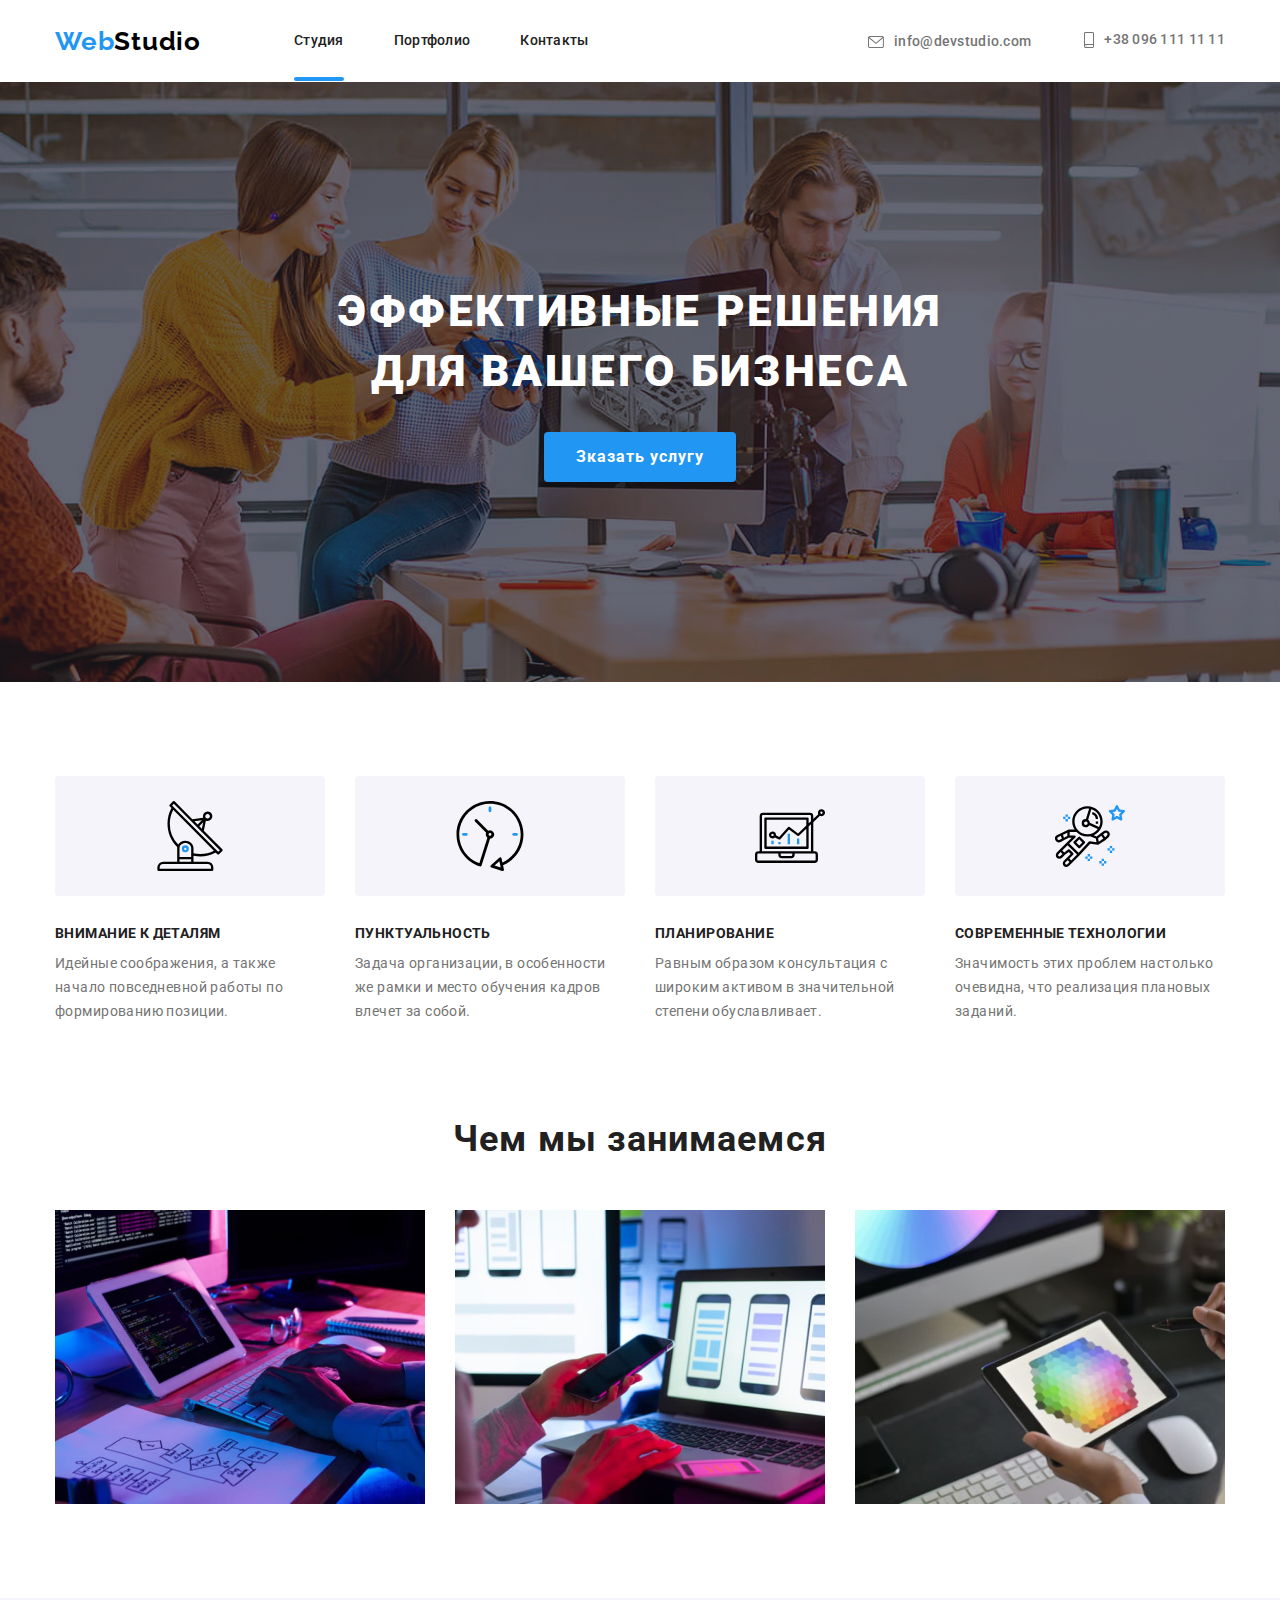
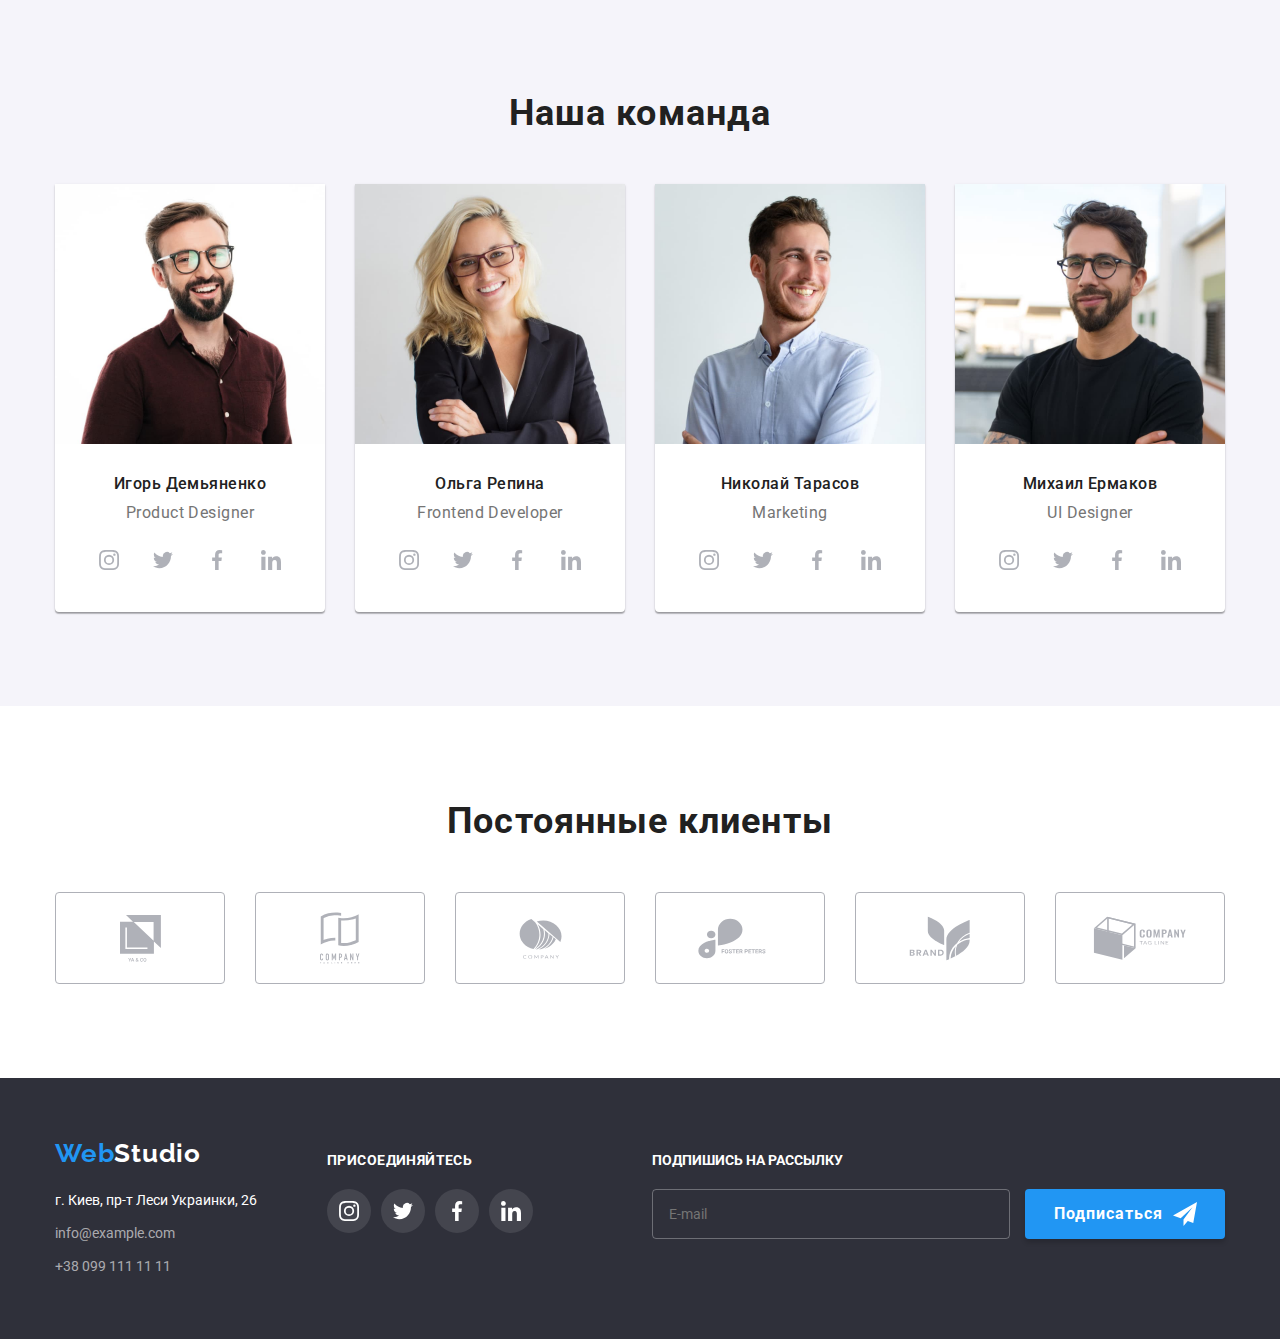
<file: index.html>
<!DOCTYPE html>
<html lang="ru">
  <head>
    <meta charset="UTF-8" />
    <meta http-equiv="X-UA-Compatible" content="IE=edge" />
    <meta name="viewport" content="width=device-width, initial-scale=1.0" />
    <title>WebStudio</title>
    <link rel="preconnect" href="https://fonts.googleapis.com" />
    <link rel="preconnect" href="https://fonts.gstatic.com" crossorigin />
    <link
      href="https://fonts.googleapis.com/css2?family=Raleway:wght@700&family=Roboto:wght@400;500;700;900&display=swap"
      rel="stylesheet"
    />
    <link
      rel="stylesheet"
      href="https://cdnjs.cloudflare.com/ajax/libs/modern-normalize/1.1.0/modern-normalize.min.css"
    />
    <!-- <link rel="stylesheet" href="./css/styles.css" /> -->
    <link rel="stylesheet" href="./css/main.min.css" />
  </head>

  <body>
    <header>
      <div class="conteiner header-conteiner">
        <a class="logo" href="./index.html" lang="en"
          >Web<span class="logo__studio">Studio</span></a
        >
        <nav class="header-nav">
          <ul class="navigation list">
            <li class="navigation__item">
              <a class="navigation__link link current" href="./index.html">Студия</a>
            </li>
            <li class="navigation__item">
              <a class="navigation__link link" href="./portfolio.html">Портфолио</a>
            </li>
            <li class="navigation__item">
              <a class="navigation__link link" href="#">Контакты</a>
            </li>
          </ul>
        </nav>
        <div class="header-contact">
          <a class="header-contact__link" href="mailto:info@devstudio.com">
            <svg class="header-contact__icon" width="16px" height="12px">
              <use href="./images/symbol-defs.svg#icon-envelope"></use>
            </svg>
            info@devstudio.com
          </a>
          <a class="header-contact__link tel" href="tel:+380961111111">
            <svg class="header-contact__icon" width="10px" height="16px">
              <use href="./images/symbol-defs.svg#icon-smartphone"></use>
            </svg>
            +38 096 111 11 11
          </a>
        </div>
      </div>
    </header>
    <main>
      <section class="hero section overlay">
        <div class="conteiner">
          <h1 class="hero__header">Эффективные решения для вашего бизнеса</h1>
          <button class="btn__studio" data-modal-open type="button">Зказать услугу</button>
          <div class="backdrop is-hidden" data-modal>
            <div class="modal">
              <button class="modal-closing" type="button" data-modal-close>
                <svg height="18px" width="18px">
                  <use href="./images/symbol-defs.svg#icon-close"></use>
                </svg>
              </button>
              <form class="modal__form">
                <p class="modal__title">Оставьте свои данные, мы вам перезвоним</p>
                <label class="modal__label" for="user-name">Имя</label>
                <div class="form-field">
                  <input class="modal__input" type="text" name="name" id="user-name" required />
                  <svg class="modal__icon" width="18px" height="18px">
                    <use href="./images/symbol-defs.svg#user"></use>
                  </svg>
                </div>
                <label class="modal__label" for="user-tel">Телефон</label>
                <div class="form-field">
                  <input type="tel" class="modal__input" id="user-tel" name="tel" required />
                  <svg class="modal__icon" height="18px" width="18px">
                    <use href="./images/symbol-defs.svg#form-tel"></use>
                  </svg>
                </div>
                <label class="modal__label" for="user-mail">Почта</label>
                <div class="form-field">
                  <input type="email" class="modal__input" name="email" id="user-mail" required />
                  <svg class="modal__icon" height="18px" width="18px">
                    <use href="./images/symbol-defs.svg#form-mail"></use>
                  </svg>
                </div>
                <label for="feedback" class="modal-feedback">
                  <span class="modal__label">Коментарий</span>
                  <textarea
                    name="feedback"
                    id="feedback"
                    rows="4"
                    class="modal__textarea"
                    placeholder="Введите текст"
                  >
                  </textarea>
                </label>
                <label class="modal__checkbox">
                  <input
                    type="checkbox"
                    class="modal__input-checkbox"
                    name="checkbox-mailing"
                    required
                  />
                  <span class="modal__icon-check"></span>
                  <span class="modal__consent"
                    >Соглашаюсь с рассылкой и принимаю
                    <a
                      href="./index.html"
                      class="link modal__link"
                      target="blank"
                      rel="noopener norefferrer nofollow"
                      >Условия договора</a
                    >
                  </span>
                </label>
                <button class="btn__submit" type="submit">Отправить</button>
              </form>
            </div>
          </div>
        </div>
      </section>
      <section class="section">
        <div class="conteiner">
          <ul class="list advantages">
            <li class="advantages__item">
              <div class="advantages__icon">
                <svg width="70" height="70">
                  <use href="./images/symbol-defs.svg#icon-antenna-1"></use>
                </svg>
              </div>
              <h3 class="advantages__heading">Внимание к деталям</h3>
              <p class="advantages__descripcion">
                Идейные соображения, а также начало повседневной работы по формированию позиции.
              </p>
            </li>
            <li class="advantages__item">
              <div class="advantages__icon">
                <svg width="70" height="70">
                  <use href="./images/symbol-defs.svg#icon-clock-1"></use>
                </svg>
              </div>
              <h3 class="advantages__heading">Пунктуальность</h3>
              <p class="advantages__description">
                Задача организации, в особенности же рамки и место обучения кадров влечет за собой.
              </p>
            </li>
            <li class="advantages__item">
              <div class="advantages__icon">
                <svg width="70" height="70">
                  <use href="./images/symbol-defs.svg#icon-diagram-1"></use>
                </svg>
              </div>
              <h3 class="advantages__heading">Планирование</h3>
              <p class="advantages__description">
                Равным образом консультация с широким активом в значительной степени обуславливает.
              </p>
            </li>
            <li class="advantages__item">
              <div class="advantages__icon">
                <svg width="70" height="70">
                  <use href="./images/symbol-defs.svg#icon-astronaut-1"></use>
                </svg>
              </div>
              <h3 class="advantages__heading">Современные технологии</h3>
              <p class="advantages__description">
                Значимость этих проблем настолько очевидна, что реализация плановых заданий.
              </p>
            </li>
          </ul>
        </div>
      </section>
      <section class="section section__ocuaption">
        <div class="conteiner">
          <h2 class="section__header">Чем мы занимаемся</h2>
          <ul class="list ocupation">
            <li class="ocuaption__item">
              <img
                src="./images/advantages/image1.jpg"
                alt="Написание кода"
                width="370"
                height="294"
              />
            </li>
            <li class="ocuaption__item">
              <img
                src="./images/advantages/image2.jpg"
                alt="Адаптация к разным платформам"
                width="370"
                height="294"
              />
            </li>
            <li class="ocuaption__item">
              <img
                src="./images/advantages/image3.jpg"
                alt="Стилизация продукта"
                width="370"
                height="294"
              />
            </li>
          </ul>
        </div>
      </section>
      <section class="section team">
        <div class="conteiner">
          <h2 class="section__header">Наша команда</h2>
          <ul class="list team__flex">
            <li class="team__card">
              <img
                class="team__pic"
                src="./images/team/image-team1.jpg"
                alt="Игорь Демьяненко"
                width="270"
              />
              <div class="team__descr">
                <h3 class="spec">Игорь Демьяненко</h3>
                <p class="spec__position" lang="en">Product Designer</p>
                <div>
                  <ul class="social__list list">
                    <li class="social__item">
                      <a class="social__link link" href="https://www.instagram.com">
                        <svg class="social__icon" width="20px" height="20px">
                          <use href="./images/symbol-defs.svg#icon-instagram-2"></use>
                        </svg>
                      </a>
                    </li>
                    <li class="social__item">
                      <a
                        class="social__link link"
                        href="https://twitter.com"
                        target="_blank"
                        rel="noopener noreferrer"
                      >
                        <svg class="social__icon" width="20px" height="20px">
                          <use href="./images/symbol-defs.svg#icon-twitter-1"></use>
                        </svg>
                      </a>
                    </li>
                    <li class="social__item">
                      <a
                        class="social__link link"
                        href="https://www.facebook.com/"
                        target="_blank"
                        rel="noopener noreferrer"
                      >
                        <svg class="social__icon" width="20px" height="20px">
                          <use href="./images/symbol-defs.svg#icon-facebook-1"></use>
                        </svg>
                      </a>
                    </li>
                    <li class="social__item">
                      <a
                        class="social__link link"
                        href="https://linkedin.com"
                        target="_blank"
                        rel="noopener noreferrer"
                      >
                        <svg class="social__icon" width="20px" height="20px">
                          <use href="./images/symbol-defs.svg#icon-linkedin-1"></use>
                        </svg>
                      </a>
                    </li>
                  </ul>
                </div>
              </div>
            </li>
            <li class="team__card">
              <img
                class="team__pic"
                src="./images/team/image-team2.jpg"
                alt="Ольга Репина"
                width="270"
              />
              <div class="team__descr">
                <h3 class="spec">Ольга Репина</h3>
                <p class="spec__position" lang="en">Frontend Developer</p>
                <div>
                  <ul class="social__list list">
                    <li class="social__item">
                      <a class="social__link link" href="https://www.instagram.com">
                        <svg class="social__icon" width="20px" height="20px">
                          <use href="./images/symbol-defs.svg#icon-instagram-2"></use>
                        </svg>
                      </a>
                    </li>
                    <li class="social__item">
                      <a
                        class="social__link link"
                        href="https://twitter.com"
                        target="_blank"
                        rel="noopener noreferrer"
                      >
                        <svg class="social__icon" width="20px" height="20px">
                          <use href="./images/symbol-defs.svg#icon-twitter-1"></use>
                        </svg>
                      </a>
                    </li>
                    <li class="social__item">
                      <a
                        class="social__link link"
                        href="https://www.facebook.com/"
                        target="_blank"
                        rel="noopener noreferrer"
                      >
                        <svg class="social__icon" width="20px" height="20px">
                          <use href="./images/symbol-defs.svg#icon-facebook-1"></use>
                        </svg>
                      </a>
                    </li>
                    <li class="social__item">
                      <a
                        class="social__link link"
                        href="https://linkedin.com"
                        target="_blank"
                        rel="noopener noreferrer"
                      >
                        <svg class="social__icon" width="20px" height="20px">
                          <use href="./images/symbol-defs.svg#icon-linkedin-1"></use>
                        </svg>
                      </a>
                    </li>
                  </ul>
                </div>
              </div>
            </li>

            <li class="team__card">
              <img
                class="team__pic"
                src="./images/team/image-team3.jpg"
                alt="Николай Тарасов"
                width="270"
              />
              <div class="team__descr">
                <h3 class="spec">Николай Тарасов</h3>
                <p class="spec__position" lang="en">Marketing</p>
                <div>
                  <ul class="social__list list">
                    <li class="social__item">
                      <a class="social__link link" href="https://www.instagram.com">
                        <svg class="social__icon" width="20px" height="20px">
                          <use href="./images/symbol-defs.svg#icon-instagram-2"></use>
                        </svg>
                      </a>
                    </li>
                    <li class="social__item">
                      <a
                        class="social__link link"
                        href="https://twitter.com"
                        target="_blank"
                        rel="noopener noreferrer"
                      >
                        <svg class="social__icon" width="20px" height="20px">
                          <use href="./images/symbol-defs.svg#icon-twitter-1"></use>
                        </svg>
                      </a>
                    </li>
                    <li class="social__item">
                      <a
                        class="social__link link"
                        href="https://www.facebook.com/"
                        target="_blank"
                        rel="noopener noreferrer"
                      >
                        <svg class="social__icon" width="20px" height="20px">
                          <use href="./images/symbol-defs.svg#icon-facebook-1"></use>
                        </svg>
                      </a>
                    </li>
                    <li class="social__item">
                      <a
                        class="social__link link"
                        href="https://linkedin.com"
                        target="_blank"
                        rel="noopener noreferrer"
                      >
                        <svg class="social__icon" width="20px" height="20px">
                          <use href="./images/symbol-defs.svg#icon-linkedin-1"></use>
                        </svg>
                      </a>
                    </li>
                  </ul>
                </div>
              </div>
            </li>
            <li class="team__card">
              <img
                class="team__pic"
                src="./images/team/image-team4.jpg"
                alt="Михаил Ермаков"
                width="270"
              />
              <div class="team__descr">
                <h3 class="spec">Михаил Ермаков</h3>
                <p class="spec__position" lang="en">UI Designer</p>
                <div>
                  <ul class="social__list list">
                    <li class="social__item">
                      <a class="social__link link" href="https://www.instagram.com">
                        <svg class="social__icon" width="20px" height="20px">
                          <use href="./images/symbol-defs.svg#icon-instagram-2"></use>
                        </svg>
                      </a>
                    </li>
                    <li class="social__item">
                      <a
                        class="social__link link"
                        href="https://twitter.com"
                        target="_blank"
                        rel="noopener noreferrer"
                      >
                        <svg class="social__icon" width="20px" height="20px">
                          <use href="./images/symbol-defs.svg#icon-twitter-1"></use>
                        </svg>
                      </a>
                    </li>
                    <li class="social__item">
                      <a
                        class="social__link link"
                        href="https://www.facebook.com/"
                        target="_blank"
                        rel="noopener noreferrer"
                      >
                        <svg class="social__icon" width="20px" height="20px">
                          <use href="./images/symbol-defs.svg#icon-facebook-1"></use>
                        </svg>
                      </a>
                    </li>
                    <li class="social__item">
                      <a
                        class="social__link link"
                        href="https://linkedin.com"
                        target="_blank"
                        rel="noopener noreferrer"
                      >
                        <svg class="social__icon" width="20px" height="20px">
                          <use href="./images/symbol-defs.svg#icon-linkedin-1"></use>
                        </svg>
                      </a>
                    </li>
                  </ul>
                </div>
              </div>
            </li>
          </ul>
        </div>
      </section>
      <section class="section">
        <div class="conteiner">
          <h2 class="section__header">Постоянные клиенты</h2>

          <ul class="client__list list">
            <li class="client__item">
              <a class="client__link" href="">
                <svg class="client__icon" width="41px" height="47px">
                  <use href="./images/symbol-defs.svg#icon-logo1"></use>
                </svg>
              </a>
            </li>
            <li class="client__item">
              <a class="client__link" href="">
                <svg class="client__icon" width="40px" height="52px">
                  <use href="./images/symbol-defs.svg#icon-logo2"></use>
                </svg>
              </a>
            </li>
            <li class="client__item">
              <a class="client__link" href="#">
                <svg class="client__icon" width="43px" height="41px">
                  <use href="./images/symbol-defs.svg#icon-logo3"></use>
                </svg>
              </a>
            </li>
            <li class="client__item">
              <a class="client__link" href="#">
                <svg class="client__icon" width="84px" height="41px">
                  <use href="./images/symbol-defs.svg#icon-logo4"></use>
                </svg>
              </a>
            </li>
            <li class="client__item">
              <a class="client__link" href="#">
                <svg class="client__icon" width="62px" height="45px">
                  <use href="./images/symbol-defs.svg#icon-logo5"></use>
                </svg>
              </a>
            </li>
            <li class="client__item">
              <a class="client__link" href="#">
                <svg class="client__icon" width="94px" height="44px">
                  <use href="./images/symbol-defs.svg#icon-logo6"></use>
                </svg>
              </a>
            </li>
          </ul>
        </div>
      </section>
    </main>
    <footer class="footer">
      <div class="conteiner footer__conteiner">
        <div class="footer__contacts">
          <a class="footer__logo" href="" lang="en">Web<span class="logo-footer">Studio</span></a>
          <address class="adress">г. Киев, пр-т Леси Украинки, 26</address>
          <a class="footer__link" href="mailto:info@example.com">info@example.com</a>
          <a class="footer__link footer__tel" href="tel:+380991111111">+38 099 111 11 11</a>
        </div>
        <div class="footer__media">
          <h2 class="footer__title">Присоединяйтесь</h2>
          <ul class="footer__list list">
            <li class="footer__item">
              <a class="footer__icon-link" href="https://www.instagram.com">
                <svg class="footer__icon" width="20px" height="20px">
                  <use href="./images/symbol-defs.svg#icon-instagram-2"></use>
                </svg>
              </a>
            </li>
            <li class="footer__item">
              <a class="footer__icon-link" href="https://www.twitter.com">
                <svg class="footer__icon" width="20px" height="20px">
                  <use href="./images/symbol-defs.svg#icon-twitter-1"></use>
                </svg>
              </a>
            </li>
            <li class="footer__item">
              <a class="footer__icon-link" href="https://www.facebook.com">
                <svg class="footer__icon" width="20px" height="20px">
                  <use href="./images/symbol-defs.svg#icon-facebook-1"></use>
                </svg>
              </a>
            </li>
            <li class="footer__item">
              <a class="footer__icon-link" href="https://www.linkedin.com">
                <svg class="footer__icon" width="20px" height="20px">
                  <use href="./images/symbol-defs.svg#icon-linkedin-1"></use>
                </svg>
              </a>
            </li>
          </ul>
        </div>
        <div class="footer__form-conteiner">
          <strong class="footer__form-title">Подпишись на рассылку</strong>
          <form>
            <input
              type="email"
              class="footer__form-input"
              name="user-email"
              placeholder="E-mail"
              required
            />
            <button class="footer__btn">
              Подписаться
              <svg class="footer__btn-icon" height="24px" width="24px">
                <use href="./images/symbol-defs.svg#icon-send"></use>
              </svg>
            </button>
          </form>
        </div>
      </div>
    </footer>
  </body>
  <script src="./js/modal.js"></script>
</html>
</file>
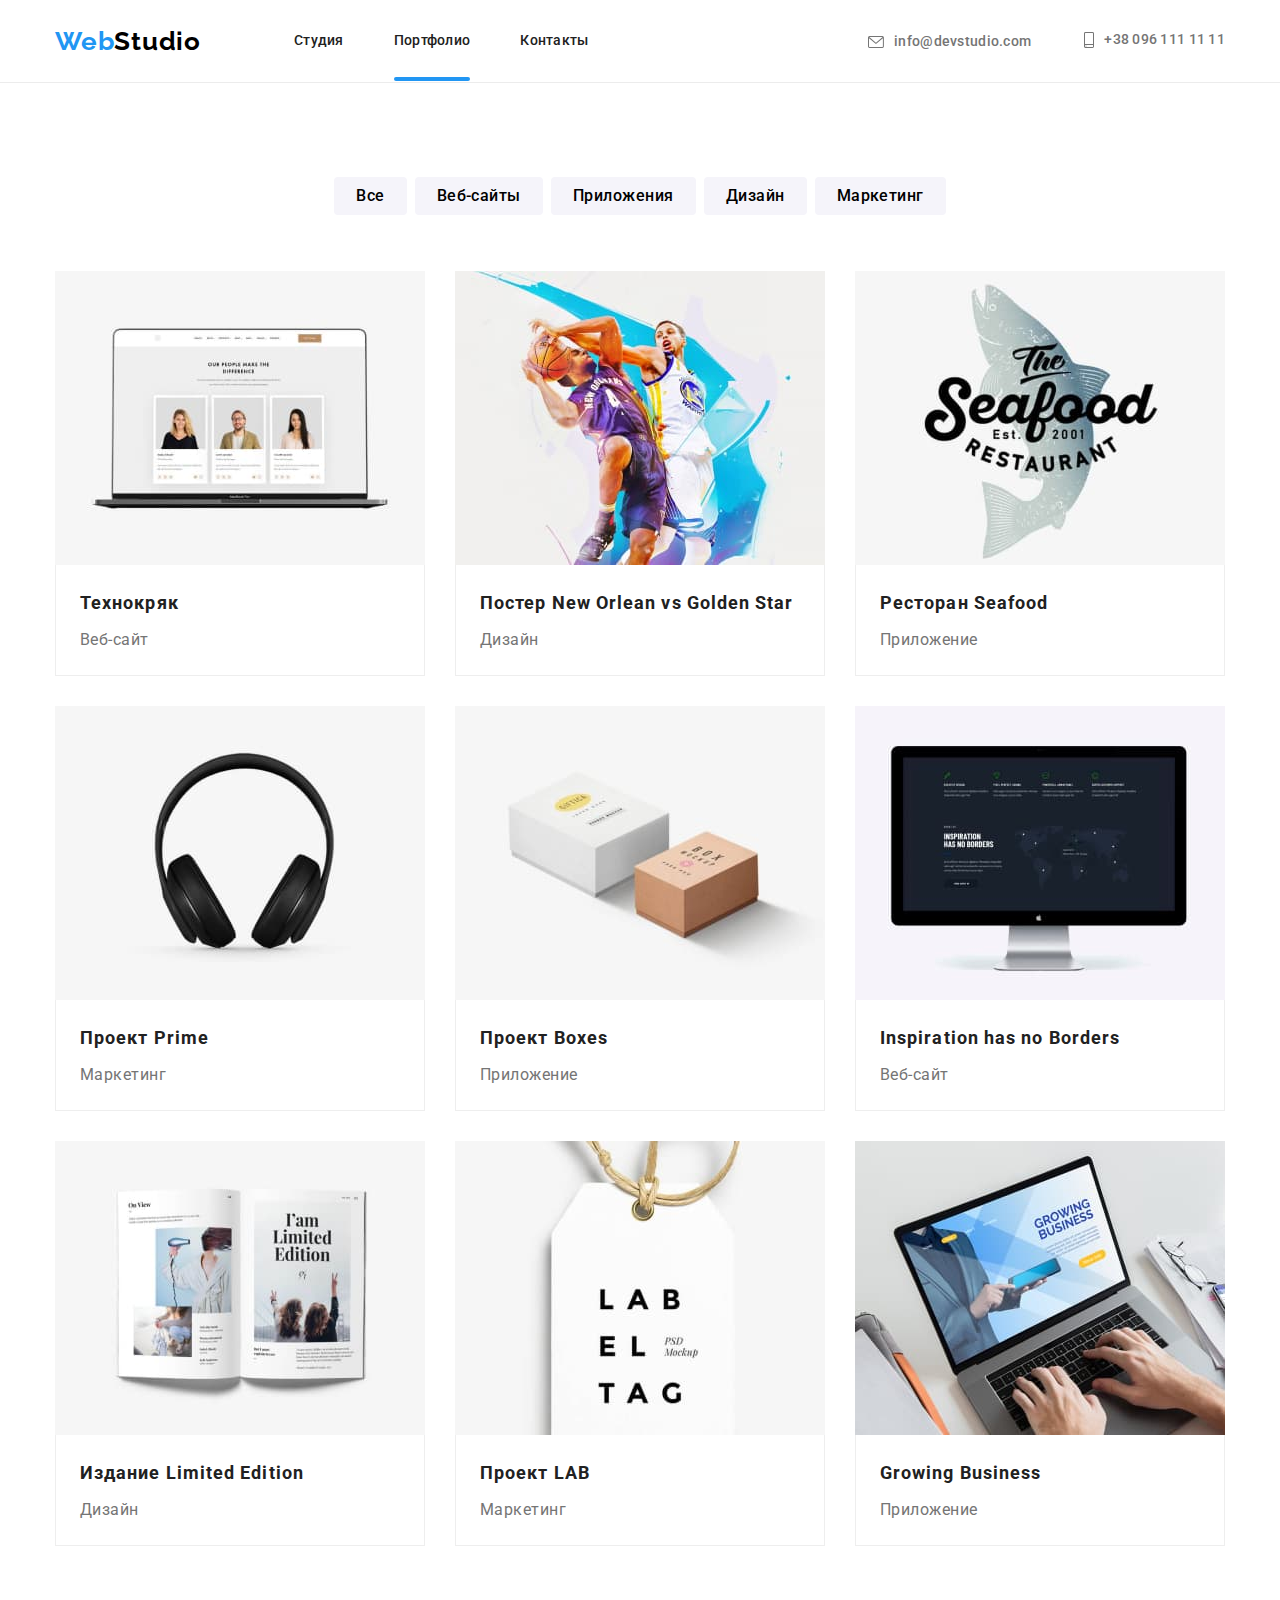
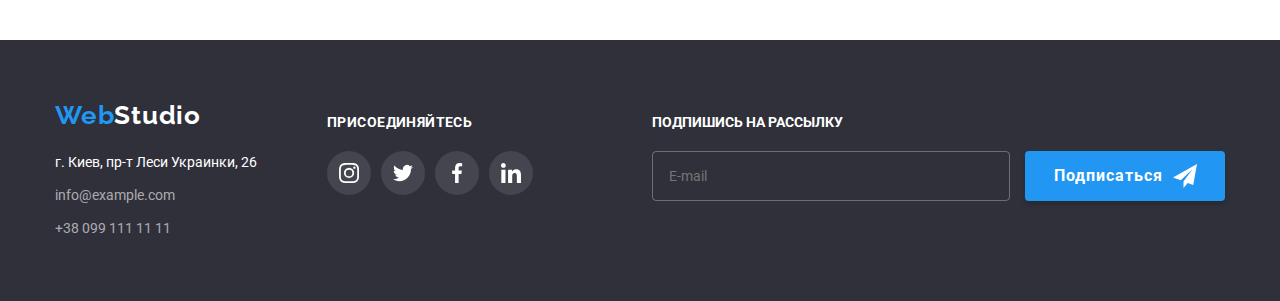
<file: portfolio.html>
<!DOCTYPE html>
<html lang="ru">
  <head>
    <meta charset="UTF-8" />
    <meta http-equiv="X-UA-Compatible" content="IE=edge" />
    <meta name="viewport" content="width=device-width, initial-scale=1.0" />
    <title>Портфолио</title>
    <link rel="preconnect" href="https://fonts.googleapis.com" />
    <link rel="preconnect" href="https://fonts.gstatic.com" crossorigin />
    <link
      href="https://fonts.googleapis.com/css2?family=Raleway:wght@700&family=Roboto:wght@400;500;700;900&display=swap"
      rel="stylesheet"
    />
    <link
      rel="stylesheet"
      href="https://cdnjs.cloudflare.com/ajax/libs/modern-normalize/1.1.0/modern-normalize.min.css"
    />
    <!-- <link rel="stylesheet" href="./css/styles.css" /> -->
    <link rel="stylesheet" href="./css/main.min.css" />
  </head>
  <body>
    <header class="header">
      <div class="conteiner header-conteiner">
        <a class="logo" href="./index.html" lang="en"
          >Web<span class="logo__studio">Studio</span></a
        >
        <nav class="header-nav">
          <ul class="navigation list">
            <li class="navigation__item">
              <a class="navigation__link list link" href="./index.html">Студия</a>
            </li>
            <li class="navigation__item">
              <a class="navigation__link list link current" href="./portfolio.html">Портфолио</a>
            </li>
            <li class="navigation__item">
              <a class="navigation__link list link" href="#">Контакты</a>
            </li>
          </ul>
        </nav>
        <div class="header-contact">
          <a class="header-contact__link" href="mailto:info@devstudio.com">
            <svg class="header-contact__icon" width="16px" height="12px">
              <use href="./images/symbol-defs.svg#icon-envelope"></use>
            </svg>
            info@devstudio.com
          </a>
          <a class="header-contact__link tel" href="tel:+380961111111">
            <svg class="header-contact__icon" width="10px" height="16px">
              <use href="./images/symbol-defs.svg#icon-smartphone"></use>
            </svg>
            +38 096 111 11 11
          </a>
        </div>
      </div>
    </header>
    <main>
      <section class="section">
        <div class="conteiner">
          <div class="filter">
            <ul class="list filter__list">
              <li class="filter__item">
                <button class="btn" type="button">Все</button>
              </li>
              <li class="filter__item">
                <button class="btn" type="button">Веб-сайты</button>
              </li>
              <li class="filter__item">
                <button class="btn" type="button">Приложения</button>
              </li>
              <li class="filter__item"><button class="btn" type="button">Дизайн</button></li>
              <li class="filter__item">
                <button class="btn" type="button">Маркетинг</button>
              </li>
            </ul>
          </div>
          <h1 hidden>Проэкты</h1>
          <ul class="list portfolio">
            <li class="portfolio__item">
              <a class="portfolio__link link" href="#">
                <div class="project-overlay">
                  <img src="./images/projects/project-img1.jpg" alt="Ноутбук" width="370" />

                  <p class="project-overlay__text">
                    Ресурс предлагает комплексные предложения с разным уровнем функционала и
                    сервисов. Все это позволит посетителю получить исчерпывающие сведения о компании
                    или частном лице.
                  </p>
                </div>

                <div class="project__description">
                  <h2 class="projects">Технокряк</h2>
                  <p class="project__type">Веб-сайт</p>
                </div>
              </a>
            </li>
            <li class="portfolio__item">
              <a class="portfolio__link link" href="#">
                <div class="project-overlay">
                  <img src="./images/projects/project-img2.jpg" alt="Постер" width="370" />
                  <p class="project-overlay__text">
                    Lorem ipsum dolor sit amet consectetur, adipisicing elit. Atque tenetur
                    voluptatibus aliquid, doloribus sed quisquam ex culpa nostrum debitis sapiente!
                  </p>
                </div>

                <div class="project__description">
                  <h2 class="projects">Постер <span lang="en">New Orlean vs Golden Star</span></h2>
                  <p class="project__type">Дизайн</p>
                </div>
              </a>
            </li>
            <li class="portfolio__item">
              <a class="portfolio__link link" href="#">
                <div class="project-overlay">
                  <img
                    src="./images/projects/project-img3.jpg"
                    alt="Логотип ресторана"
                    width="370"
                  />
                  <p class="project-overlay__text">
                    Lorem ipsum dolor sit amet consectetur, adipisicing elit. Atque tenetur
                    voluptatibus aliquid, doloribus sed quisquam ex culpa nostrum debitis sapiente!
                  </p>
                </div>

                <div class="project__description">
                  <h2 class="projects">Ресторан <span lang="en">Seafood</span></h2>
                  <p class="project__type">Приложение</p>
                </div>
              </a>
            </li>
            <li class="portfolio__item">
              <a class="portfolio__link link" href="#">
                <div class="project-overlay">
                  <img src="./images/projects/project-img4.jpg" alt="Наушники" width="370" />
                  <p class="project-overlay__text">
                    Lorem ipsum dolor sit amet consectetur, adipisicing elit. Atque tenetur
                    voluptatibus aliquid, doloribus sed quisquam ex culpa nostrum debitis sapiente!
                  </p>
                </div>
                <div class="project__description">
                  <h2 class="projects">Проект <span lang="en">Prime</span></h2>
                  <p class="project__type">Маркетинг</p>
                </div>
              </a>
            </li>
            <li class="portfolio__item">
              <a class="portfolio__link link" href="#">
                <div class="project-overlay">
                  <img src="./images/projects/project-img5.jpg" alt="Коробки" width="370" />
                  <p class="project-overlay__text">
                    Lorem ipsum dolor sit amet consectetur, adipisicing elit. Atque tenetur
                    voluptatibus aliquid, doloribus sed quisquam ex culpa nostrum debitis sapiente!
                  </p>
                </div>

                <div class="project__description">
                  <h2 class="projects">Проект <span lang="en">Boxes</span></h2>
                  <p class="project__type">Приложение</p>
                </div>
              </a>
            </li>
            <li class="portfolio__item">
              <a class="portfolio__link link" href="#">
                <div class="project-overlay">
                  <img src="./images/projects/project-img6.jpg" alt="Монитор" width="370" />
                  <p class="project-overlay__text">
                    Lorem ipsum dolor sit amet consectetur, adipisicing elit. Atque tenetur
                    voluptatibus aliquid, doloribus sed quisquam ex culpa nostrum debitis sapiente!
                  </p>
                </div>

                <div class="project__description">
                  <h2 class="projects" lang="en">Inspiration has no Borders</h2>
                  <p class="project__type">Веб-сайт</p>
                </div>
              </a>
            </li>
            <li class="portfolio__item">
              <a class="portfolio__link link" href="#">
                <div class="project-overlay">
                  <img
                    src="./images/projects/project-img7.jpg"
                    alt="Расскрытая книга"
                    width="370"
                  />
                  <p class="project-overlay__text">
                    Lorem ipsum dolor sit amet consectetur, adipisicing elit. Atque tenetur
                    voluptatibus aliquid, doloribus sed quisquam ex culpa nostrum debitis sapiente!
                  </p>
                </div>
                <div class="project__description">
                  <h2 class="projects">Издание <span lang="en">Limited Edition</span></h2>
                  <p class="project__type">Дизайн</p>
                </div>
              </a>
            </li>
            <li class="portfolio__item">
              <a class="portfolio__link link" href="#">
                <div class="project-overlay">
                  <img src="./images/projects/project-img8.jpg" alt="Бирка" width="370" />
                  <p class="project-overlay__text">
                    Lorem ipsum dolor sit amet consectetur, adipisicing elit. Atque tenetur
                    voluptatibus aliquid, doloribus sed quisquam ex culpa nostrum debitis sapiente!
                  </p>
                </div>

                <div class="project__description">
                  <h2 class="projects">Проект <span lang="en">LAB</span></h2>
                  <p class="project__type">Маркетинг</p>
                </div>
              </a>
            </li>
            <li class="portfolio__item">
              <a class="portfolio__link link" href="#">
                <div class="project-overlay">
                  <img
                    src="./images/projects/project-img9.jpg"
                    alt="Ноутбук с изображением интерфейса приложения"
                    width="370"
                  />
                  <p class="project-overlay__text">
                    Lorem ipsum dolor sit amet consectetur, adipisicing elit. Atque tenetur
                    voluptatibus aliquid, doloribus sed quisquam ex culpa nostrum debitis sapiente!
                  </p>
                </div>

                <div class="project__description">
                  <h2 class="projects" lang="en">Growing Business</h2>
                  <p class="project__type">Приложение</p>
                </div>
              </a>
            </li>
          </ul>
        </div>
      </section>
    </main>
    <footer class="footer">
      <div class="conteiner footer__conteiner">
        <div class="footer__contacts">
          <a class="footer__logo" href="" lang="en">Web<span class="logo-footer">Studio</span></a>
          <address class="adress">г. Киев, пр-т Леси Украинки, 26</address>
          <a class="footer__link" href="mailto:info@example.com">info@example.com</a>
          <a class="footer__link footer__tel" href="tel:+380991111111">+38 099 111 11 11</a>
        </div>
        <div class="footer__media">
          <h2 class="footer__title">Присоединяйтесь</h2>
          <ul class="footer__list list">
            <li class="footer__item">
              <a class="footer__icon-link" href="https://www.instagram.com">
                <svg class="footer__icon" width="20px" height="20px">
                  <use href="./images/symbol-defs.svg#icon-instagram-2"></use>
                </svg>
              </a>
            </li>
            <li class="footer__item">
              <a class="footer__icon-link" href="https://www.twitter.com">
                <svg class="footer__icon" width="20px" height="20px">
                  <use href="./images/symbol-defs.svg#icon-twitter-1"></use>
                </svg>
              </a>
            </li>
            <li class="footer__item">
              <a class="footer__icon-link" href="https://www.facebook.com">
                <svg class="footer__icon" width="20px" height="20px">
                  <use href="./images/symbol-defs.svg#icon-facebook-1"></use>
                </svg>
              </a>
            </li>
            <li class="footer__item">
              <a class="footer__icon-link" href="https://www.linkedin.com">
                <svg class="footer__icon" width="20px" height="20px">
                  <use href="./images/symbol-defs.svg#icon-linkedin-1"></use>
                </svg>
              </a>
            </li>
          </ul>
        </div>
        <div class="footer__form-conteiner">
          <strong class="footer__form-title">Подпишись на рассылку</strong>
          <form>
            <input
              type="email"
              class="footer__form-input"
              name="user-email"
              placeholder="E-mail"
              required
            />
            <button class="footer__btn">
              Подписаться
              <svg class="footer__btn-icon" height="24px" width="24px">
                <use href="./images/symbol-defs.svg#icon-send"></use>
              </svg>
            </button>
          </form>
        </div>
      </div>
    </footer>
    <script src="./js/modal.js"></script>
  </body>
</html>
</file>
<file: css/styles.css>
:root {

    /* text colors */
    --main-text-color: #757575;
    --secondary-text-color: #212121;
    --active-text-color: #2196F3;
    --adrress-text-color: #FFFFFF;
    --contact-footer-color: rgba(255, 255, 255, 0.6)
        /* bg-colors */
        --main-bg-color: #E5E5E5;
    --header-bg-color: #FFFFFF;
    --hero-bg-color: #2F303A;
    --ocupation-bg-color: #E5E5E5;
    --team-icons-bg-color: #FFFFFF;
    --team-bg-color: #F5F4FA;
    --footer-bg-color: #2F303A;
    --buttons-bg-color: #F5F4FA;
    --active-btn-color: #2196F3;
    --animation-transition: 250ms cubic-bezier(0.4, 0, 0.2, 1)
}

/* Header */

.logo {
    font-family: 'Raleway';
    font-weight: 700;
    font-size: 26px;
    line-height: 1.19;
    letter-spacing: 0.03em;
    text-decoration: none;
    color: #2196F3;
    margin-right: 93px;

}



.logo__studio {
    color: #000000;
}

.navigation {
    display: flex;
    padding: 0;

}



.navigation__item:not(:last-child) {
    margin-right: 50px;

}

.header {
    border-bottom: #ECECEC;
    border-bottom-width: 1px;
    border-bottom-style: solid;
}

.header-conteiner {
    display: flex;
    align-items: center;

}




.list {

    list-style: none;
    margin: 0;
    font-weight: 400;
    line-height: 1.71;
    letter-spacing: 0.03em;
}

.navigation__link {
    display: block;
    padding-top: 32px;
    padding-bottom: 32px;
    font-weight: 500;
    font-size: 14px;
    line-height: 1.14;
    letter-spacing: 0.02em;
    color: var(--secondary-text-color);
    transition: color var(--animation-transition)
}

.navigation__link:hover,
.navigation__link:focus {
    color: var(--active-text-color)
}

.navigation__item {
    position: relative;
}

.current::after {

    position: absolute;
    content: '';
    display: block;
    left: 0;
    bottom: 0;
    width: 100%;
    height: 4px;
    background-color: #2196F3;
    border-radius: 2px;
}

.header-contact {
    margin-left: auto;

}

.tel {
    margin-left: 50px;
}

.header-contact__link {
    display: inline-flex;
    align-items: center;
    padding-top: 32px;
    padding-bottom: 32px;
    font-family: 'Roboto';
    font-style: normal;
    font-weight: 500;
    font-size: 14px;
    line-height: 1.14;
    letter-spacing: 0.02em;
    text-decoration: none;
    color: var(--main-text-color);
    transition: color var(--animation-transition);
}

.header-contact__link:hover,
.header-contact__link:focus {
    color: var(--active-text-color);
}

.header-contact__icon {
    fill: currentColor;
    margin-right: 10px;

}

.btn {
    display: block;

    font-family: inherit;
    font-weight: 500;
    font-size: 16px;
    line-height: 1.62;
    text-align: center;
    letter-spacing: 0.03em;
    background-color: var(--buttons-bg-color);
    border-radius: 4px;
    cursor: pointer;
    padding: 6px 22px;
    border: none;
    transition: color var(--animation-transition);
    transition: background-color var(--animation-transition);

}

.btn:hover,
.btn:focus {
    background-color: var(--active-btn-color);
    color: #FFFFFF;
    box-shadow: 0px 3px 1px rgba(0, 0, 0, 0.1),
        0px 1px 2px rgba(0, 0, 0, 0.08),
        0px 2px 2px rgba(0, 0, 0, 0.12);
}

.filter__item:not(:last-child) {
    margin-right: 8px;
}

.filter__list {
    display: flex;
    padding: 0;
    justify-content: center;


}



.btn__studio {
    margin-left: auto;
    margin-right: auto;
    padding: 10px 32px;
    font-family: inherit;
    font-style: normal;
    font-weight: 700;
    font-size: 16px;
    line-height: 1.88;
    display: flex;
    align-items: center;
    text-align: center;
    letter-spacing: 0.06em;
    box-shadow: 0px 4px 4px rgba(0, 0, 0, 0.15);
    border: transparent;
    border-radius: 4px;
    color: #FFFFFF;
    background-color: #2196F3;
    cursor: pointer;

}

.btn__studio:hover,
.btn__studio:focus {
    background-color: #188ce8;
    color: #FFFFFF;
}

/* Main */
body {
    font-family: "Roboto", sans-serif;
    font-size: 14px;
    color: var(--main-text-color);

}

.conteiner {
    width: 1200px;
    height: auto;
    padding-left: 15px;
    padding-right: 15px;
    margin-left: auto;
    margin-right: auto;

}

h1,
h2,
h3,
p {
    margin: 0;
}

img {
    display: block;
}

.filter {

    margin-bottom: 56px;
}


.section {

    padding-top: 94px;
    padding-bottom: 94px;
}

.typography {

    padding-top: 0;
}

.link {

    text-decoration: none;
}


.hero {
    background-color: var(--hero-bg-color);
    padding-top: 200px;
    padding-bottom: 200px;
}

.hero__header {
    width: 696px;
    margin-left: auto;
    margin-right: auto;
    margin-bottom: 30px;
    font-weight: 900;
    font-size: 44px;
    line-height: 1.36;
    text-align: center;
    letter-spacing: 0.06em;
    text-transform: uppercase;
    color: #FFFFFF;
}


.overlay {

    max-width: 1600px;
    height: 600px;
    margin-left: auto;
    margin-right: auto;
    background-image:
        linear-gradient(to right, rgba(47, 48, 58, 0.4), rgba(47, 48, 58, 0.4)),
        url(../images/hero/background-hero.jpg);
    background-position: center;
    background-repeat: no-repeat;
    background-size: cover;
}

.is-hidden {

    visibility: hidden;
    opacity: 0;
    pointer-events: none;
}

.backdrop {

    position: fixed;
    left: 0;
    top: 0;
    width: 100%;
    height: 100%;
    transition: opacity var(--animation-transition), visibility var(--animation-transition);
    background: rgba(0, 0, 0, 0.2);
    z-index: 5;
}

.modal {
    position: absolute;
    width: 528px;
    min-height: 581px;
    top: 50%;
    left: 50%;
    transform: translate(-50%, -50%);
    z-index: 30;
    padding: 40px;
    background-color: var(--header-bg-color);
    box-shadow: 0px 1px 3px rgb(0 0 0 / 12%), 0px 1px 1px rgb(0 0 0 / 14%), 0px 2px 1px rgb(0 0 0 / 20%);
    border-radius: 4px;
}


.modal-closing {

    position: absolute;
    top: 8px;
    right: 8px;
    display: flex;
    align-items: center;
    justify-content: center;
    width: 30px;
    height: 30px;
    border: 1px solid rgba(0, 0, 0, 0.1);
    border-radius: 50%;
    background: transparent;
    cursor: pointer;

}

.modal-closing:hover,
.modal-closing:focus+svg {

    fill: var(--active-btn-color);
}


.modal-close {

    height: 11px;
    width: 11px;

}

.modal__form {

    display: flex;
    flex-direction: column;
    font-size: 12px;
    line-height: 1.17;
}

.modal__title {
    margin-bottom: 12px;
    font-weight: 700;
    font-size: 20px;
    line-height: 1.15;
    text-align: center;
    letter-spacing: 0.03em;

    color: #212121;
}

.modal__label {

    display: inline-block;
    margin-bottom: 4px;
    letter-spacing: 0.01em;
}

.form-field {

    position: relative;
    margin-bottom: 10px;
}



.modal__input {
    display: block;
    width: 100%;
    height: 40px;
    padding-left: 42px;
    border: 1px solid rgba(33, 33, 33, 0.2);
    border-radius: 4px;
    outline: transparent;
    background-color: inherit;
    color: var(--secondary-text-color);
    transition: border-color var(--animation-transition);
}

.modal__input:focus,
.modal__input:hover {

    border-color: var(--active-text-color);
}

.modal__input:focus+.modal__icon,
.modal__input:hover+.modal__icon {

    fill: var(--active-btn-color);
}



.modal__icon {
    position: absolute;
    top: 50%;
    left: 12px;
    transform: translateY(-50%);
    transition: fill var(--animation-transition);
}



.modal-feedback {
    display: block;
    margin-bottom: 20px;
}

.modal__textarea {
    display: block;
    width: 100%;
    height: 120px;
    padding: 12px 16px;
    border: 1px solid rgba(33, 33, 33, 0.2);
    border-radius: 5px;
    outline: transparent;
    background-color: inherit;
    color: var(--secondary-text-color);
    resize: none;
    transition: border-color 250ms cubic-bezier(0.4, 0, 0.2, 1);
}

.modal__textarea:focus,
.modal__textarea:hover {
    border-color: var(--active-btn-color);
}

.modal__checkbox {
    display: flex;
    justify-content: center;
    align-items: center;
    margin: 0 auto 30px auto;
    letter-spacing: 0.03em;
}

.modal__input-checkbox {
    appearance: none;
    position: absolute;
}

.modal__input-checkbox:checked+.modal__icon-check {

    border: 0;
    background-color: var(--active-btn-color);
    background-image: url(../images/icons/1/Vector.svg);
    background-repeat: no-repeat;
    background-size: contain;
    background-origin: border-box;

}

.modal__icon-check {
    width: 16px;
    height: 15px;
    display: block;
    margin-right: 8px;
    border: 2px solid var(--secondary-text-color);
    border-radius: 2px;
}

.modal__consent {

    font-size: 14px;
    line-height: 1.71;

}

.modal__link {
    color: var(--active-text-color);
    text-decoration-line: underline;
    font-size: 14px;
    line-height: 1.71;
}

.btn__submit {
    display: block;
    margin: 0 auto;
    padding: 10px 55px 10px 56px;
    display: flex;
    align-items: center;
    text-align: center;
    font-weight: 700;
    font-size: 16px;
    line-height: 1.88;
    letter-spacing: 0.06em;
    border: 0;
    background-color: var(--active-btn-color);
    color: var(--adrress-text-color);
    box-shadow: 0px 4px 4px rgb(0 0 0 / 15%);
    border-radius: 4px;
    cursor: pointer;
    transition: background-color var(--animation-transition);
}

.btn__submit:hover,
.btn__submit:focus {
    background: #188ce8;
}

.advantages {

    display: flex;
    margin-left: auto;
    margin-right: auto;
    padding: 0;

}

.advantages__heading {
    font-weight: 700;
    font-size: 14px;
    line-height: 1.14;
    text-transform: uppercase;
    color: var(--secondary-text-color);
    padding-bottom: 10px;
    text-align: left;
}


.advantages__item:not(:last-child) {
    margin-right: 30px;
}

.advantages__description {
    width: 270px;
    line-height: 1.71;
    letter-spacing: 0.03em;

}

.advantages__icon {

    display: flex;
    min-width: 270px;
    min-height: 120px;
    justify-content: center;
    align-items: center;
    background-color: #f5f4fa;
    margin-bottom: 30px;
    border-radius: 4px;
}


.section__ocuaption {

    padding-top: 0;
}

.ocupation {

    display: flex;
    margin-left: auto;
    margin-right: auto;
    padding: 0;
}



.ocuaption__item:not(:last-child) {
    margin-right: 30px;
}

.section__header {

    font-weight: 700;
    font-size: 36px;
    line-height: 1.17;
    text-align: center;
    letter-spacing: 0.03em;
    color: var(--secondary-text-color);
    margin-bottom: 50px;
}

.team {

    background-color: #F5F4FA;
}

.team__flex {

    display: flex;
    padding: 0;

}

.team__card {
    flex-basis: calc((100% - 30px * 4)/4);
    background: #FFFFFF;
    box-shadow: 0px 1px 3px rgba(0, 0, 0, 0.12),
        0px 1px 1px rgba(0, 0, 0, 0.14),
        0px 2px 1px rgba(0, 0, 0, 0.2);
    border-radius: 0px 0px 4px 4px;
}

.team__card:not(:last-child) {

    margin-right: 30px;
}

.team__pic {
    height: auto;

}

.team__descr {
    padding-top: 30px;
    padding-bottom: 30px;
}

.spec {
    margin-bottom: 10px;
    font-weight: 500;
    font-size: 16px;
    line-height: 1.19;
    text-align: center;
    letter-spacing: 0.03em;
    color: var(--secondary-text-color);
}

.spec__position {
    font-weight: 400;
    font-size: 16px;
    line-height: 1.19;
    text-align: center;
    letter-spacing: 0.03em;

}

.social__list {

    display: flex;
    padding: 0;
    list-style: none;
    justify-content: center;
    margin-top: 16px;

}



.social__link {
    display: flex;
    align-items: center;
    justify-content: center;
    padding: 0;
    width: 44px;
    height: 44px;
    border-radius: 50%;
    color: #AFB1B8;
    transition: background-color var(--animation-transition);

}

.social__link:hover,
.social__link:focus {
    color: #FFFFFF;
    background-color: #2196F3;
}

.social__icon {
    fill: currentColor;
}

.social__item:not(:last-child) {

    margin-right: 10px;
}

.project__description {
    padding: 20px 24px;
    border-left: 1px solid #EEEEEE;
    border-right: 1px solid #EEEEEE;
    border-bottom: 1px solid #EEEEEE;
}



.projects {
    font-weight: 700;
    font-size: 18px;
    line-height: 2;
    letter-spacing: 0.06em;
    color: var(--secondary-text-color);
    margin-bottom: 4px;
}

.project__type {

    font-size: 16px;
    font-weight: 400;
    line-height: 1.88;
    letter-spacing: 0.03em;
    color: var(--main-text-color);

}


.portfolio {
    display: flex;
    flex-wrap: wrap;
    padding-left: 0;
    margin: -15px;
}

.portfolio__item {
    display: block;
    flex-basis: calc((100% - 30px * 3) / 3);
    margin: 15px;


}

.portfolio__link {

    display: block;
    transition: box-shadow var(--animation-transition);
}


.portfolio__link:hover,
.portfolio__link:focus {

    box-shadow: 0px 1px 1px rgba(0, 0, 0, 0.12),
        0px 4px 4px rgba(0, 0, 0, 0.06),
        1px 4px 6px rgba(0, 0, 0, 0.16);

}

.project-overlay {
    position: relative;
    overflow: hidden;
}

.project-overlay__text {

    position: absolute;
    top: 0;
    left: 0;
    width: 100%;
    height: 100%;
    display: flex;
    align-items: center;
    justify-content: center;
    padding: 63px 24px;
    font-size: 18px;
    line-height: 1.6;
    letter-spacing: 0.03em;
    color: #FFFFFF;
    background-color: rgba(33, 150, 243, 0.9);
    transform: translateY(100%);
    transition: transform var(--animation-transition);

}

.portfolio__item:hover .project-overlay__text {
    transform: translateY(0);
}

.client__list {

    display: flex;
    padding: 0;

}


.client__item {

    list-style: none;

}

.client__item:not(:last-child) {
    margin-right: 30px;
}

.client__link {
    display: flex;
    align-items: center;
    justify-content: center;
    width: 170px;
    height: 92px;
    border: 1px solid #AFB1B8;
    border-radius: 4px;
    color: #AFB1B8;
    transition: var(--animation-transition);
}

.client__link:hover,
.client__link:focus {
    border-color: #2196F3;
    color: #2196F3;

}

.client__icon {
    fill: currentColor;
}

/* Footer */

.footer {
    background-color: var(--footer-bg-color);
    padding-top: 60px;
    padding-bottom: 60px;

}

.footer__conteiner {
    display: flex;
}

.footer__logo {
    font-family: 'Raleway';
    font-weight: 700;
    font-size: 26px;
    line-height: 1.19;
    letter-spacing: 0.03em;
    text-decoration: none;
    color: #2196F3;
    display: block;

    margin-bottom: 20px;
}

.logo-footer {

    color: #FFFFFF;
}

.footer__link {

    text-decoration: none;
    font-size: 14px;
    line-height: 1.71;
    color: rgba(255, 255, 255, 0.6);
    display: block;
    margin-bottom: 9px;
}

.footer__tel {
    margin-bottom: 0;
}


.footer__title {
    font-family: "Roboto", sans-serif;
    font-weight: 700;
    font-size: 14px;
    line-height: 1.14;
    letter-spacing: 0.03em;
    text-transform: uppercase;
    color: #FFFFFF;
    margin-bottom: 20px;
}

.footer__media {
    margin-left: 70px;
    padding-top: 15px;
}

.footer__list {
    display: flex;
    padding: 0;
}

.footer__item:not(:last-child) {

    margin-right: 10px;
}

.footer__icon-link {

    display: flex;
    align-items: center;
    justify-content: center;
    width: 44px;
    height: 44px;
    border-radius: 50%;
    background: rgba(255, 255, 255, 0.1);
    transition: background-color 250ms cubic-bezier(0.4, 0, 0.2, 1);
}

.footer__icon {

    fill: #FFFFFF;

}

.footer__icon-link:hover,
.footer__icon-link:focus {

    background-color: #2196F3;
}

.adress {
    font-style: normal;
    color: var(--adrress-text-color);
    line-height: 1.71;
    margin-bottom: 9px;
}

.footer__form-conteiner {
    margin-left: auto;
    padding-top: 15px;
}

.footer__form-title {
    display: block;
    margin-bottom: 20px;
    font-weight: 700;
    font-size: 14px;
    line-height: 1.14;
    text-transform: uppercase;
    color: var(--adrress-text-color);
}

.footer__form-input {

    width: 358px;
    height: 50px;
    margin-right: 12px;
    padding: 0;
    padding-left: 16px;
    border: 1px solid rgba(255, 255, 255, 0.3);
    border-radius: 4px;
    background-color: inherit;
    color: var(--adrress-text-color);

}

.footer__btn {
    max-width: 200px;
    max-height: 50px;
    display: inline-flex;
    align-items: center;
    padding: 10px 28px 10px 29px;
    font-weight: 700;
    font-size: 16px;
    line-height: 1.88;
    letter-spacing: 0.06em;
    border: none;
    border-radius: 4px;
    background: var(--active-btn-color);
    color: var(--adrress-text-color);
    box-shadow: 0px 4px 4px rgb(0 0 0 / 15%);
    cursor: pointer;
    transition: background-color var(--animation-transition);
}

.footer__btn-icon {
    align-items: center;
    justify-items: center;
    margin-left: 10px;
    fill: var(--adrress-text-color);
}
</file>
<file: css/main.min.css>
:root{--main-text-color: #757575;--secondary-text-color: #212121;--active-text-color: #2196F3;--adrress-text-color: #FFFFFF;--contact-footer-color: rgba(255, 255, 255, 0.6) /* bg-colors */ --main-bg-color: #E5E5E5;--header-bg-color: #FFFFFF;--hero-bg-color: #2F303A;--ocupation-bg-color: #E5E5E5;--team-icons-bg-color: #FFFFFF;--team-bg-color: #F5F4FA;--footer-bg-color: #2F303A;--buttons-bg-color: #F5F4FA;--active-btn-color: #2196F3;--animation-transition: 250ms cubic-bezier(0.4, 0, 0.2, 1) }body{font-family:"Roboto",sans-serif;font-size:14px;color:var(--main-text-color)}h1,h2,h3,p{margin:0}img{display:block}.section{padding-top:94px;padding-bottom:94px}.conteiner{width:1200px;height:auto;padding-left:15px;padding-right:15px;margin-left:auto;margin-right:auto}.link{text-decoration:none}.list{list-style:none;margin:0;font-weight:400;line-height:1.71;letter-spacing:.03em}.logo{font-family:"Raleway";font-weight:700;font-size:26px;line-height:1.19;letter-spacing:.03em;text-decoration:none;color:#2196f3;margin-right:93px}.logo__studio{color:#000}.header{border-bottom:#ececec;border-bottom-width:1px;border-bottom-style:solid}.header-conteiner{display:-webkit-box;display:-ms-flexbox;display:flex;-webkit-box-align:center;-ms-flex-align:center;align-items:center}.navigation{display:-webkit-box;display:-ms-flexbox;display:flex;padding:0}.navigation__item:not(:last-child){margin-right:50px}.navigation__link{display:block;padding-top:32px;padding-bottom:32px;font-weight:500;font-size:14px;line-height:1.14;letter-spacing:.02em;color:var(--secondary-text-color);-webkit-transition:color var(--animation-transition);transition:color var(--animation-transition)}.navigation__link:hover,.navigation__link:focus{color:var(--active-text-color)}.navigation__item{position:relative}.current::after{position:absolute;content:"";display:block;left:0;bottom:0;width:100%;height:4px;background-color:#2196f3;border-radius:2px}.header-contact{margin-left:auto}.tel{margin-left:50px}.header-contact__link{display:-webkit-inline-box;display:-ms-inline-flexbox;display:inline-flex;-webkit-box-align:center;-ms-flex-align:center;align-items:center;padding-top:32px;padding-bottom:32px;font-family:"Roboto";font-style:normal;font-weight:500;font-size:14px;line-height:1.14;letter-spacing:.02em;text-decoration:none;color:var(--main-text-color);-webkit-transition:color var(--animation-transition);transition:color var(--animation-transition)}.header-contact__link:hover,.header-contact__link:focus{color:var(--active-text-color)}.header-contact__icon{fill:currentColor;margin-right:10px}.hero{background-color:var(--hero-bg-color);padding-top:200px;padding-bottom:200px}.hero__header{width:696px;margin-left:auto;margin-right:auto;margin-bottom:30px;font-weight:900;font-size:44px;line-height:1.36;text-align:center;letter-spacing:.06em;text-transform:uppercase;color:#fff}.overlay{max-width:1600px;height:600px;margin-left:auto;margin-right:auto;background-image:-webkit-gradient(linear, left top, right top, from(rgba(47, 48, 58, 0.4)), to(rgba(47, 48, 58, 0.4))),url(../images/hero/background-hero.jpg);background-image:linear-gradient(to right, rgba(47, 48, 58, 0.4), rgba(47, 48, 58, 0.4)),url(../images/hero/background-hero.jpg);background-position:center;background-repeat:no-repeat;background-size:cover}.is-hidden{visibility:hidden;opacity:0;pointer-events:none}.backdrop{position:fixed;left:0;top:0;width:100%;height:100%;-webkit-transition:opacity var(--animation-transition),visibility var(--animation-transition);transition:opacity var(--animation-transition),visibility var(--animation-transition);background:rgba(0,0,0,.2);z-index:5}.btn{display:block;font-family:inherit;font-weight:500;font-size:16px;line-height:1.62;text-align:center;letter-spacing:.03em;background-color:var(--buttons-bg-color);border-radius:4px;cursor:pointer;padding:6px 22px;border:none;-webkit-transition:color var(--animation-transition);transition:color var(--animation-transition);-webkit-transition:background-color var(--animation-transition);transition:background-color var(--animation-transition)}.btn:hover,.btn:focus{background-color:var(--active-btn-color);color:#fff;-webkit-box-shadow:0px 3px 1px rgba(0,0,0,.1),0px 1px 2px rgba(0,0,0,.08),0px 2px 2px rgba(0,0,0,.12);box-shadow:0px 3px 1px rgba(0,0,0,.1),0px 1px 2px rgba(0,0,0,.08),0px 2px 2px rgba(0,0,0,.12)}.btn__studio{margin-left:auto;margin-right:auto;padding:10px 32px;font-family:inherit;font-style:normal;font-weight:700;font-size:16px;line-height:1.88;display:-webkit-box;display:-ms-flexbox;display:flex;-webkit-box-align:center;-ms-flex-align:center;align-items:center;text-align:center;letter-spacing:.06em;-webkit-box-shadow:0px 4px 4px rgba(0,0,0,.15);box-shadow:0px 4px 4px rgba(0,0,0,.15);border:rgba(0,0,0,0);border-radius:4px;color:#fff;background-color:#2196f3;cursor:pointer}.btn__studio:hover,.btn__studio:focus{background-color:#188ce8;color:#fff}.filter{margin-bottom:56px}.filter__list{display:-webkit-box;display:-ms-flexbox;display:flex;padding:0;-webkit-box-pack:center;-ms-flex-pack:center;justify-content:center}.filter__item:not(:last-child){margin-right:8px}.modal-closing{position:absolute;top:8px;right:8px;display:-webkit-box;display:-ms-flexbox;display:flex;-webkit-box-align:center;-ms-flex-align:center;align-items:center;-webkit-box-pack:center;-ms-flex-pack:center;justify-content:center;width:30px;height:30px;border:1px solid rgba(0,0,0,.1);border-radius:50%;background:rgba(0,0,0,0);cursor:pointer}.modal-closing:hover,.modal-closing:focus+svg{fill:var(--active-btn-color)}.modal{position:absolute;width:528px;min-height:581px;top:50%;left:50%;-webkit-transform:translate(-50%, -50%);transform:translate(-50%, -50%);z-index:30;padding:40px;background-color:var(--header-bg-color);-webkit-box-shadow:0px 1px 3px rgba(0,0,0,.12),0px 1px 1px rgba(0,0,0,.14),0px 2px 1px rgba(0,0,0,.2);box-shadow:0px 1px 3px rgba(0,0,0,.12),0px 1px 1px rgba(0,0,0,.14),0px 2px 1px rgba(0,0,0,.2);border-radius:4px}.modal__form{display:-webkit-box;display:-ms-flexbox;display:flex;-webkit-box-orient:vertical;-webkit-box-direction:normal;-ms-flex-direction:column;flex-direction:column;font-size:12px;line-height:1.17}.modal__title{margin-bottom:12px;font-weight:700;font-size:20px;line-height:1.15;text-align:center;letter-spacing:.03em;color:#212121}.modal__label{display:inline-block;margin-bottom:4px;letter-spacing:.01em}.modal__icon{position:absolute;top:50%;left:12px;-webkit-transform:translateY(-50%);transform:translateY(-50%);-webkit-transition:fill var(--animation-transition);transition:fill var(--animation-transition)}.modal__checkbox{display:-webkit-box;display:-ms-flexbox;display:flex;-webkit-box-pack:center;-ms-flex-pack:center;justify-content:center;-webkit-box-align:center;-ms-flex-align:center;align-items:center;margin:0 auto 30px auto;letter-spacing:.03em}.modal__input-checkbox{-webkit-appearance:none;-moz-appearance:none;appearance:none;position:absolute}.modal .modal__icon-check{width:16px;height:15px;display:block;margin-right:8px;border:2px solid var(--secondary-text-color);border-radius:2px}.modal__consent{font-size:14px;line-height:1.71}.modal__link{color:var(--active-text-color);-webkit-text-decoration-line:underline;text-decoration-line:underline;font-size:14px;line-height:1.71}.modal-close{height:11px;width:11px}.form-field{position:relative;margin-bottom:10px}.modal__input{display:block;width:100%;height:40px;padding-left:42px;border:1px solid rgba(33,33,33,.2);border-radius:4px;outline:rgba(0,0,0,0);background-color:inherit;color:var(--secondary-text-color);-webkit-transition:border-color var(--animation-transition);transition:border-color var(--animation-transition)}.modal__input:focus,.modal__input:hover{border-color:var(--active-text-color)}.modal__input:focus+.modal__icon,.modal__input:hover+.modal__icon{fill:var(--active-btn-color)}.modal-feedback{display:block;margin-bottom:20px}.modal__textarea{display:block;width:100%;height:120px;padding:12px 16px;border:1px solid rgba(33,33,33,.2);border-radius:5px;outline:rgba(0,0,0,0);background-color:inherit;color:var(--secondary-text-color);resize:none;-webkit-transition:border-color 250ms cubic-bezier(0.4, 0, 0.2, 1);transition:border-color 250ms cubic-bezier(0.4, 0, 0.2, 1)}.modal__textarea:focus,.modal__textarea:hover{border-color:var(--active-btn-color)}.modal__input-checkbox:checked+.modal__icon-check{border:0;background-color:var(--active-btn-color);background-image:url(../images/icons/1/Vector.svg);background-repeat:no-repeat;background-size:contain;background-origin:border-box}.btn__submit{display:block;margin:0 auto;padding:10px 55px 10px 56px;display:-webkit-box;display:-ms-flexbox;display:flex;-webkit-box-align:center;-ms-flex-align:center;align-items:center;text-align:center;font-weight:700;font-size:16px;line-height:1.88;letter-spacing:.06em;border:0;background-color:var(--active-btn-color);color:var(--adrress-text-color);-webkit-box-shadow:0px 4px 4px rgba(0,0,0,.15);box-shadow:0px 4px 4px rgba(0,0,0,.15);border-radius:4px;cursor:pointer;-webkit-transition:background-color var(--animation-transition);transition:background-color var(--animation-transition)}.btn__submit:hover,.btn__submit:focus{background:#188ce8}.advantages{display:-webkit-box;display:-ms-flexbox;display:flex;margin-left:auto;margin-right:auto;padding:0}.advantages__heading{font-weight:700;font-size:14px;line-height:1.14;text-transform:uppercase;color:var(--secondary-text-color);padding-bottom:10px;text-align:left}.advantages__item:not(:last-child){margin-right:30px}.advantages__description{width:270px;line-height:1.71;letter-spacing:.03em}.advantages__icon{display:-webkit-box;display:-ms-flexbox;display:flex;min-width:270px;min-height:120px;-webkit-box-pack:center;-ms-flex-pack:center;justify-content:center;-webkit-box-align:center;-ms-flex-align:center;align-items:center;background-color:#f5f4fa;margin-bottom:30px;border-radius:4px}.section__header{font-weight:700;font-size:36px;line-height:1.17;text-align:center;letter-spacing:.03em;color:var(--secondary-text-color);margin-bottom:50px}.section__ocuaption{padding-top:0}.ocupation{display:-webkit-box;display:-ms-flexbox;display:flex;margin-left:auto;margin-right:auto;padding:0}.ocuaption__item:not(:last-child){margin-right:30px}.team{background-color:#f5f4fa}.team__flex{display:-webkit-box;display:-ms-flexbox;display:flex;padding:0}.team__card{-ms-flex-preferred-size:calc((100% - 120px)/4);flex-basis:calc((100% - 120px)/4);background:#fff;-webkit-box-shadow:0px 1px 3px rgba(0,0,0,.12),0px 1px 1px rgba(0,0,0,.14),0px 2px 1px rgba(0,0,0,.2);box-shadow:0px 1px 3px rgba(0,0,0,.12),0px 1px 1px rgba(0,0,0,.14),0px 2px 1px rgba(0,0,0,.2);border-radius:0px 0px 4px 4px}.team__card:not(:last-child){margin-right:30px}.team__pic{height:auto}.team__descr{padding-top:30px;padding-bottom:30px}.spec{margin-bottom:10px;font-weight:500;font-size:16px;line-height:1.19;text-align:center;letter-spacing:.03em;color:var(--secondary-text-color)}.spec__position{font-weight:400;font-size:16px;line-height:1.19;text-align:center;letter-spacing:.03em}.social__list{display:-webkit-box;display:-ms-flexbox;display:flex;padding:0;list-style:none;-webkit-box-pack:center;-ms-flex-pack:center;justify-content:center;margin-top:16px}.social__link{display:-webkit-box;display:-ms-flexbox;display:flex;-webkit-box-align:center;-ms-flex-align:center;align-items:center;-webkit-box-pack:center;-ms-flex-pack:center;justify-content:center;padding:0;width:44px;height:44px;border-radius:50%;color:#afb1b8;-webkit-transition:background-color var(--animation-transition);transition:background-color var(--animation-transition)}.social__link:hover,.social__link:focus{color:#fff;background-color:#2196f3}.social__icon{fill:currentColor}.social__item:not(:last-child){margin-right:10px}.project__description{padding:20px 24px;border-left:1px solid #eee;border-right:1px solid #eee;border-bottom:1px solid #eee}.projects{font-weight:700;font-size:18px;line-height:2;letter-spacing:.06em;color:var(--secondary-text-color);margin-bottom:4px}.project__type{font-size:16px;font-weight:400;line-height:1.88;letter-spacing:.03em;color:var(--main-text-color)}.portfolio{display:-webkit-box;display:-ms-flexbox;display:flex;-ms-flex-wrap:wrap;flex-wrap:wrap;padding-left:0;margin:-15px}.portfolio__item{display:block;-ms-flex-preferred-size:calc((100% - 90px)/3);flex-basis:calc((100% - 90px)/3);margin:15px}.portfolio__link{display:block;-webkit-transition:-webkit-box-shadow var(--animation-transition);transition:-webkit-box-shadow var(--animation-transition);transition:box-shadow var(--animation-transition);transition:box-shadow var(--animation-transition), -webkit-box-shadow var(--animation-transition)}.portfolio__link:hover,.portfolio__link:focus{-webkit-box-shadow:0px 1px 1px rgba(0,0,0,.12),0px 4px 4px rgba(0,0,0,.06),1px 4px 6px rgba(0,0,0,.16);box-shadow:0px 1px 1px rgba(0,0,0,.12),0px 4px 4px rgba(0,0,0,.06),1px 4px 6px rgba(0,0,0,.16)}.project-overlay{position:relative;overflow:hidden}.project-overlay__text{position:absolute;top:0;left:0;width:100%;height:100%;display:-webkit-box;display:-ms-flexbox;display:flex;-webkit-box-align:center;-ms-flex-align:center;align-items:center;-webkit-box-pack:center;-ms-flex-pack:center;justify-content:center;padding:63px 24px;font-size:18px;line-height:1.6;letter-spacing:.03em;color:#fff;background-color:rgba(33,150,243,.9);-webkit-transform:translateY(100%);transform:translateY(100%);-webkit-transition:-webkit-transform var(--animation-transition);transition:-webkit-transform var(--animation-transition);transition:transform var(--animation-transition);transition:transform var(--animation-transition), -webkit-transform var(--animation-transition)}.portfolio__item:hover .project-overlay__text{-webkit-transform:translateY(0);transform:translateY(0)}.client__list{display:-webkit-box;display:-ms-flexbox;display:flex;padding:0}.client__item{list-style:none}.client__item:not(:last-child){margin-right:30px}.client__link{display:-webkit-box;display:-ms-flexbox;display:flex;-webkit-box-align:center;-ms-flex-align:center;align-items:center;-webkit-box-pack:center;-ms-flex-pack:center;justify-content:center;width:170px;height:92px;border:1px solid #afb1b8;border-radius:4px;color:#afb1b8;-webkit-transition:var(--animation-transition);transition:var(--animation-transition)}.client__link:hover,.client__link:focus{border-color:#2196f3;color:#2196f3}.client__icon{fill:currentColor}.footer{background-color:var(--footer-bg-color);padding-top:60px;padding-bottom:60px}.footer__conteiner{display:-webkit-box;display:-ms-flexbox;display:flex}.footer__logo{font-family:"Raleway";font-weight:700;font-size:26px;line-height:1.19;letter-spacing:.03em;text-decoration:none;color:#2196f3;display:block;margin-bottom:20px}.footer__link{text-decoration:none;font-size:14px;line-height:1.71;color:rgba(255,255,255,.6);display:block;margin-bottom:9px}.footer__tel{margin-bottom:0}.footer__title{font-family:"Roboto",sans-serif;font-weight:700;font-size:14px;line-height:1.14;letter-spacing:.03em;text-transform:uppercase;color:#fff;margin-bottom:20px}.footer__media{margin-left:70px;padding-top:15px}.footer__list{display:-webkit-box;display:-ms-flexbox;display:flex;padding:0}.footer__icon{fill:#fff}.footer__form-conteiner{margin-left:auto;padding-top:15px}.footer__form-title{display:block;margin-bottom:20px;font-weight:700;font-size:14px;line-height:1.14;text-transform:uppercase;color:var(--adrress-text-color)}.footer__form-input{width:358px;height:50px;margin-right:12px;padding:0;padding-left:16px;border:1px solid rgba(255,255,255,.3);border-radius:4px;background-color:inherit;color:var(--adrress-text-color)}.footer__btn{max-width:200px;max-height:50px;display:-webkit-inline-box;display:-ms-inline-flexbox;display:inline-flex;-webkit-box-align:center;-ms-flex-align:center;align-items:center;padding:10px 28px 10px 29px;font-weight:700;font-size:16px;line-height:1.88;letter-spacing:.06em;border:none;border-radius:4px;background:var(--active-btn-color);color:var(--adrress-text-color);-webkit-box-shadow:0px 4px 4px rgba(0,0,0,.15);box-shadow:0px 4px 4px rgba(0,0,0,.15);cursor:pointer;-webkit-transition:background-color var(--animation-transition);transition:background-color var(--animation-transition)}.footer__btn-icon{-webkit-box-align:center;-ms-flex-align:center;align-items:center;justify-items:center;margin-left:10px;fill:var(--adrress-text-color)}.logo-footer{color:#fff}.footer__item:not(:last-child){margin-right:10px}.footer__icon-link{display:-webkit-box;display:-ms-flexbox;display:flex;-webkit-box-align:center;-ms-flex-align:center;align-items:center;-webkit-box-pack:center;-ms-flex-pack:center;justify-content:center;width:44px;height:44px;border-radius:50%;background:rgba(255,255,255,.1);-webkit-transition:background-color 250ms cubic-bezier(0.4, 0, 0.2, 1);transition:background-color 250ms cubic-bezier(0.4, 0, 0.2, 1)}.footer__icon-link:hover,.footer__icon-link:focus{background-color:#2196f3}.adress{font-style:normal;color:var(--adrress-text-color);line-height:1.71;margin-bottom:9px}/*# sourceMappingURL=main.min.css.map */
</file>
